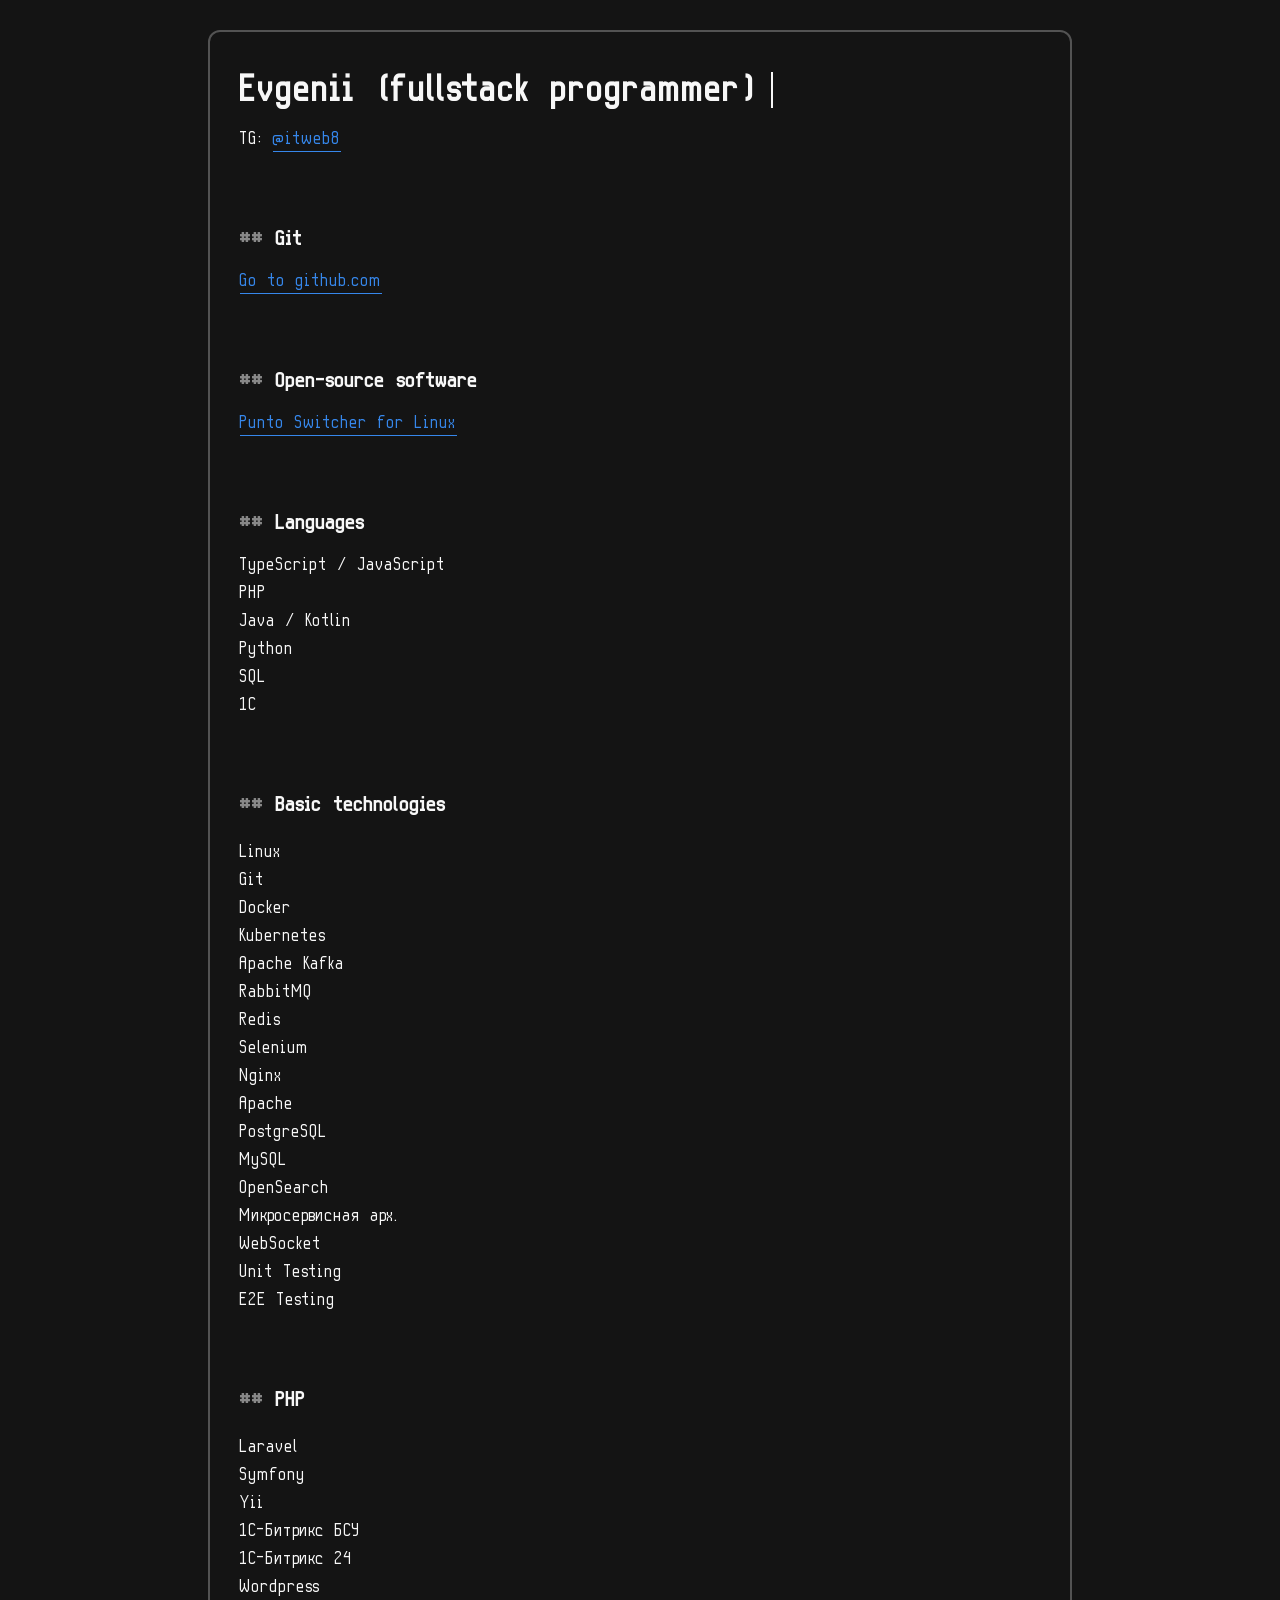
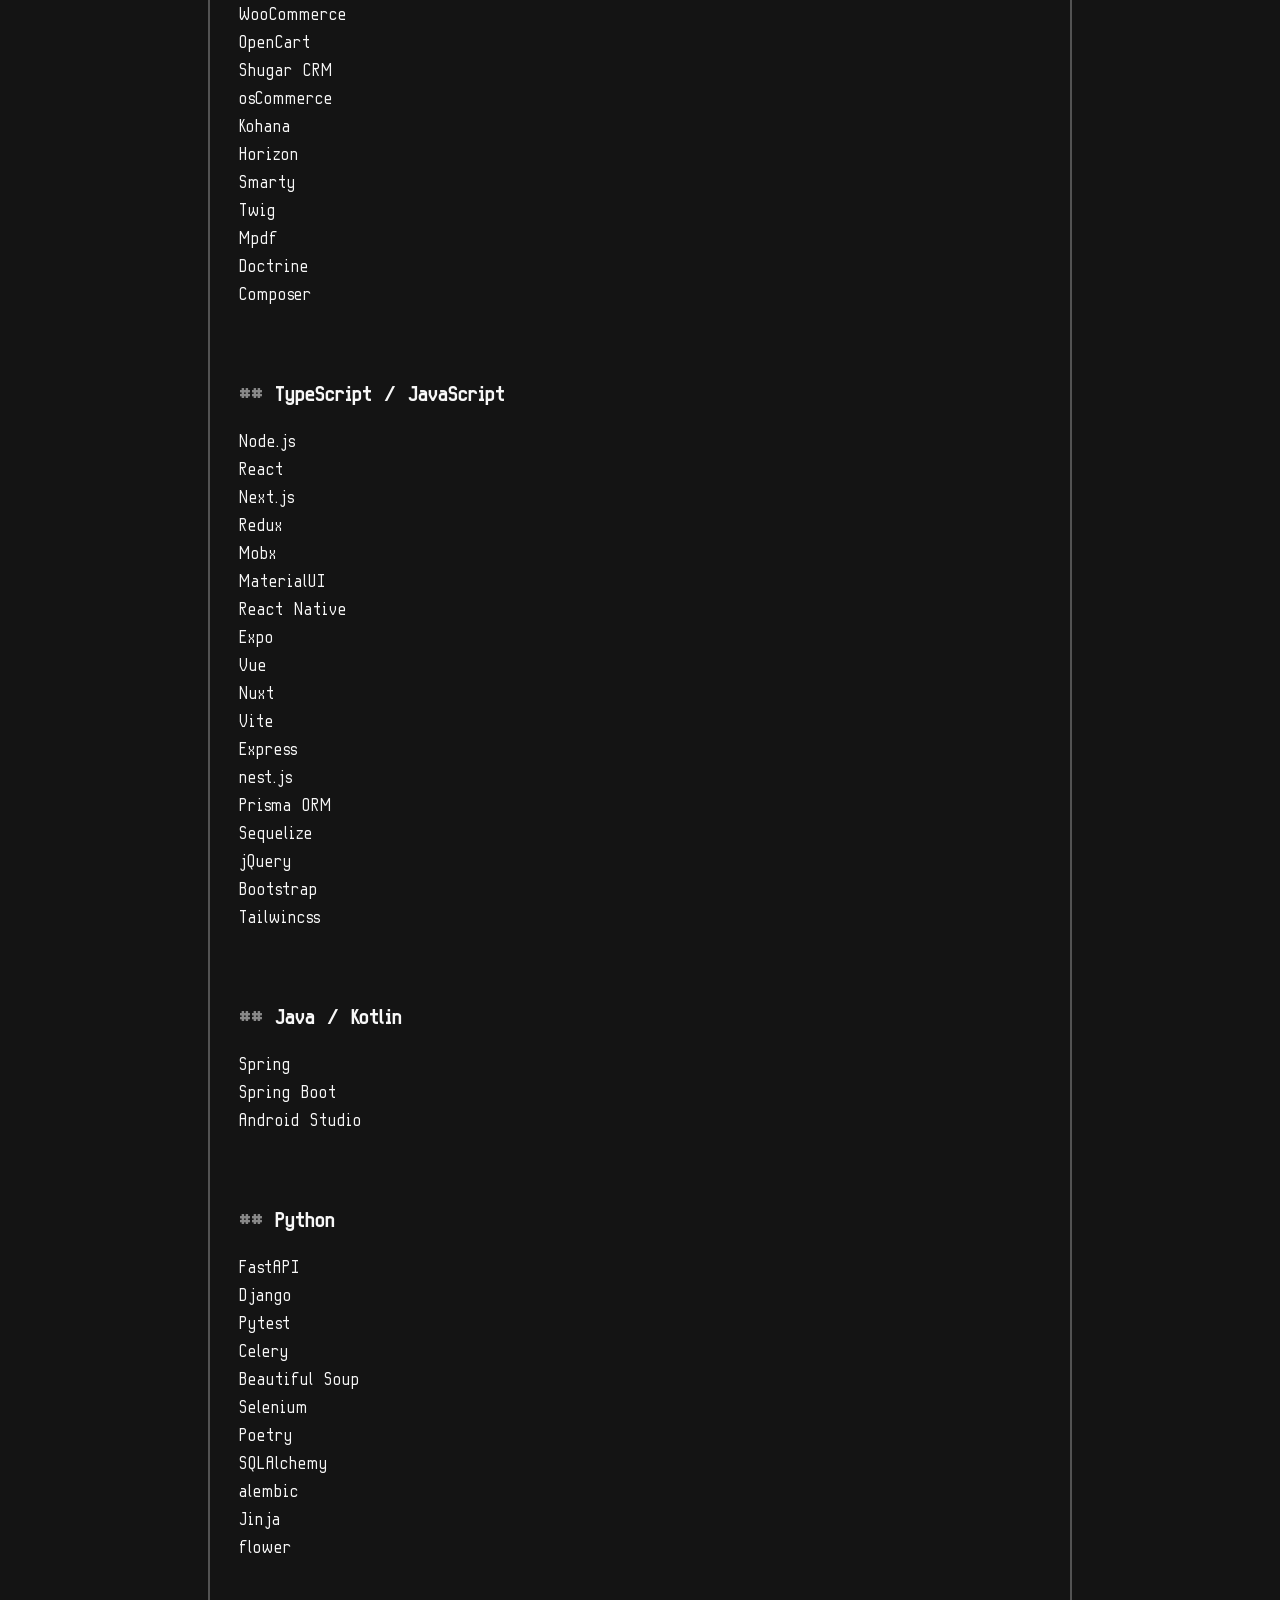
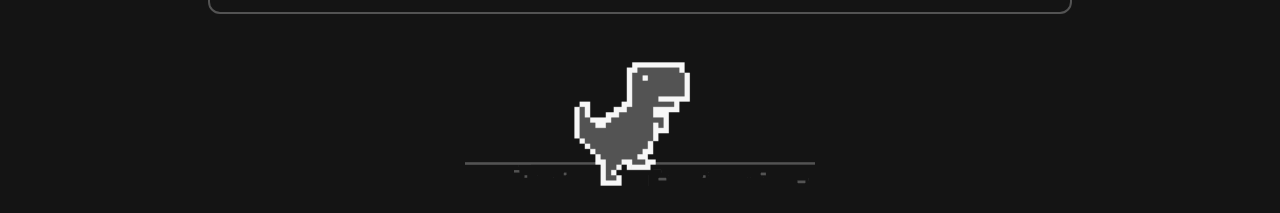
<file: index.html>
<!DOCTYPE html>
<html lang="en">
<head>

    <meta charset="UTF-8">
    <meta name="viewport" content="width=device-width, initial-scale=1">
    <title>Evgenii (fullstack programmer)</title>


    <link
            rel="preload"
            href="/fonts/KpProgrammerNbp.woff"
            as="font"
            type="font/woff"
            crossorigin
    >
    <link
            rel="preload"
            href="/fonts/KpProgrammerNbp.woff2"
            as="font"
            type="font/woff2"
            crossorigin
    >

    <link rel="icon" type="image/png" href="/icon.png">
    <link rel="stylesheet" href="/style.css">

</head>
<body>

<div class="body-box">
    <div class="body-wrap">

        <h1>Evgenii (fullstack programmer)</h1>

        <div class="contacts-box">
            <div>TG: <a href="https://t.me/itweb8" target="_blank">@itweb8</a></div>
        </div>

        <h3><span>##</span> Git</h3>

        <a href="./git.html" target="_blank">Go to github.com</a>

        <br>
        <h3><span>##</span> Open-source software</h3>

        <a href="https://alternativeto.net/software/punto-switcher-for-linux/about/" target="_blank">Punto Switcher for
            Linux</a>

        <br>
        <h3><span>##</span> Languages</h3>
        <div class="js-lng-list__box">
            <div class="js-lng-list__item" data-lng="ts">TypeScript / JavaScript</div>
            <div class="js-lng-list__item" data-lng="php">PHP</div>
            <div class="js-lng-list__item" data-lng="py">Java / Kotlin</div>
            <div class="js-lng-list__item" data-lng="py">Python</div>
            <div class="js-lng-list__item" data-lng="sql">SQL</div>
            <div class="js-lng-list__item" data-lng="1c">1С</div>
        </div>

        <h3><span>##</span> Basic technologies</h3>
        <pre>
Linux
Git
Docker
Kubernetes
Apache Kafka
RabbitMQ
Redis
Selenium
Nginx
Apache
PostgreSQL
MySQL
OpenSearch
Микросервисная арх.
WebSocket
Unit Testing
E2E Testing
</pre>

        <div class="js-lng-skill__box">
            <div class="js-lng-skill__item" data-lng="php">
                <h3><span>##</span> PHP</h3>
                <pre>
Laravel
Symfony
Yii
1С-Битрикс БСУ
1С-Битрикс 24
Wordpress
WooCommerce
OpenCart
Shugar CRM
osCommerce
Kohana
Horizon
Smarty
Twig
Mpdf
Doctrine
Composer
</pre>
            </div>

            <div class="js-lng-skill__item" data-lng="ts">
                <h3><span>##</span> TypeScript / JavaScript</h3>
                <pre>
Node.js
React
Next.js
Redux
Mobx
MaterialUI
React Native
Expo
Vue
Nuxt
Vite
Express
nest.js
Prisma ORM
Sequelize
jQuery
Bootstrap
Tailwincss
</pre>
            </div>

            <div class="js-lng-skill__item" data-lng="py">
                <h3><span>##</span> Java / Kotlin</h3>
                <pre>
Spring
Spring Boot
Android Studio
</pre>
            </div>

            <div class="js-lng-skill__item" data-lng="py">
                <h3><span>##</span> Python</h3>
                <pre>
FastAPI
Django
Pytest
Celery
Beautiful Soup
Selenium
Poetry
SQLAlchemy
alembic
Jinja
flower
</pre>
            </div>

        </div>

    </div>
</div>

<div class="dino-box">
    <div class="dino-img"><img src="./dino.gif" width="350" height="160" alt=""></div>
</div>

<script src="/script.js"></script>

</body>
</html>
</file>
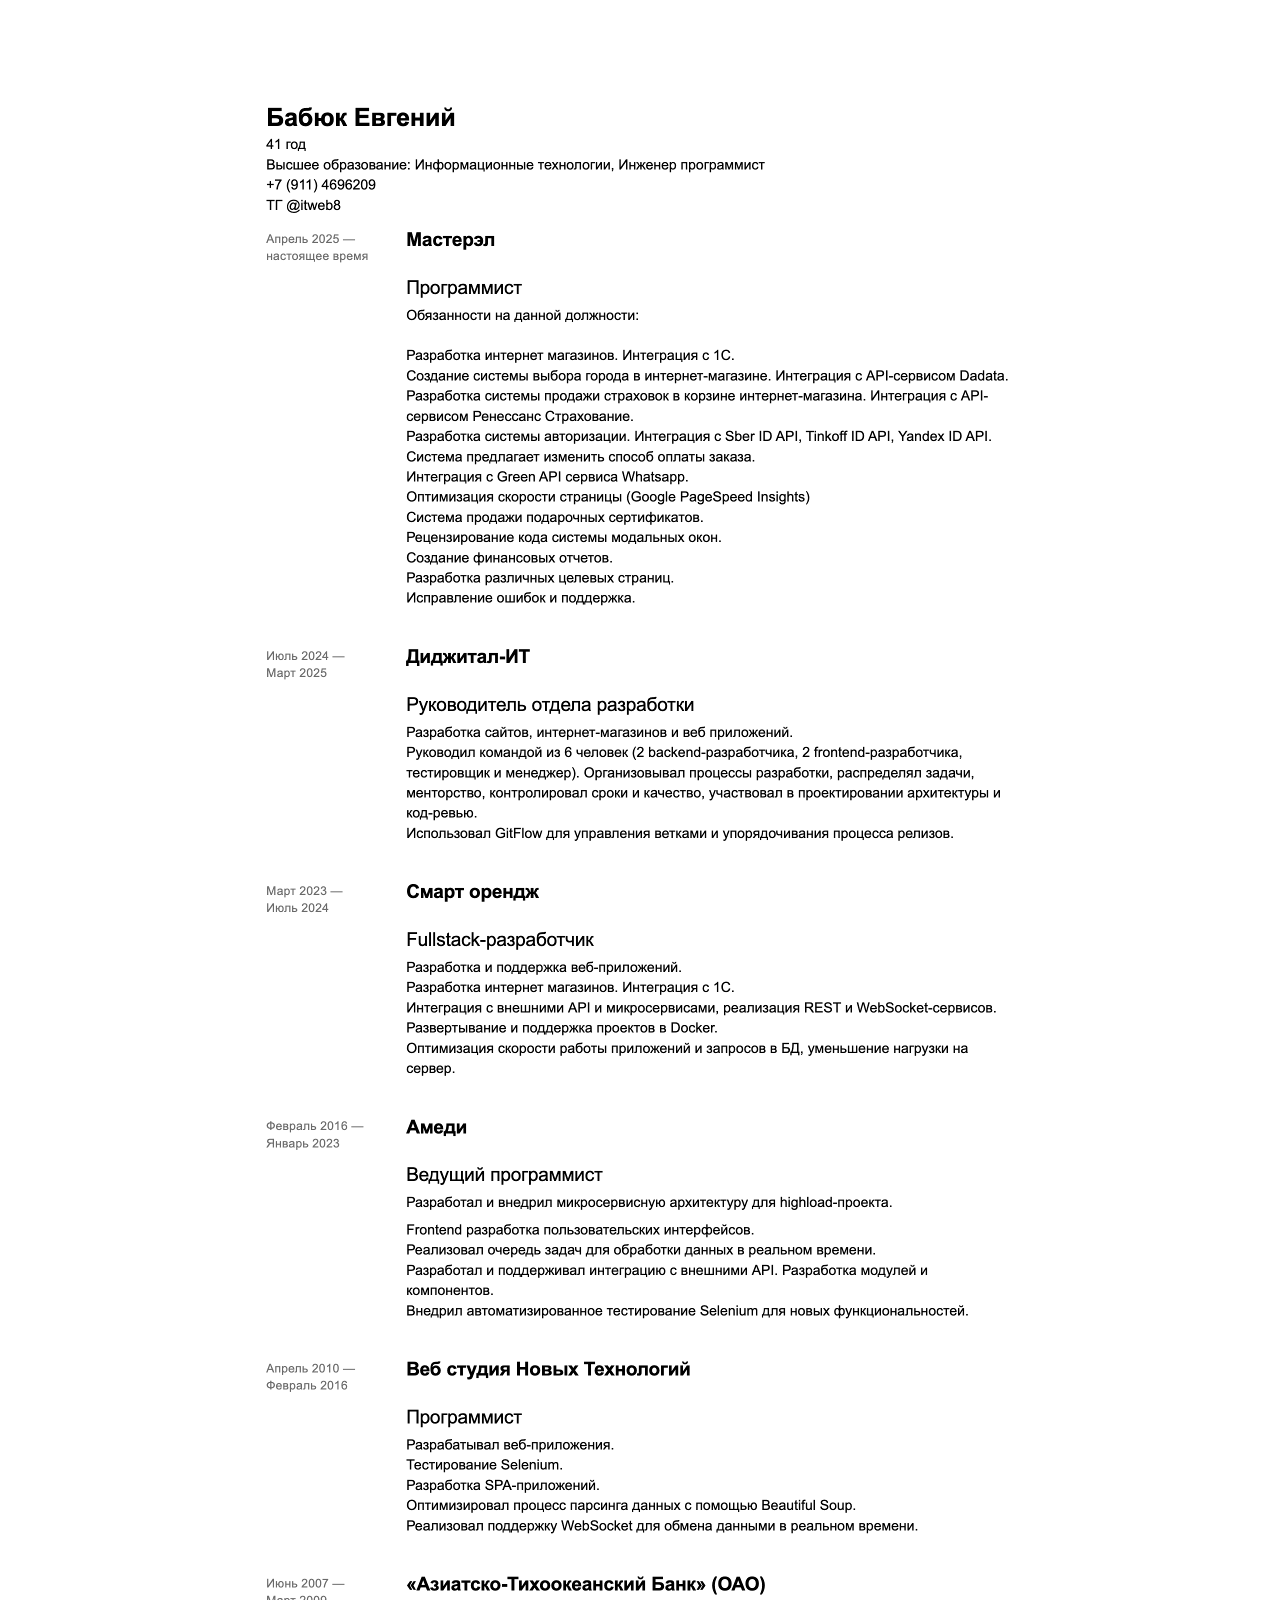
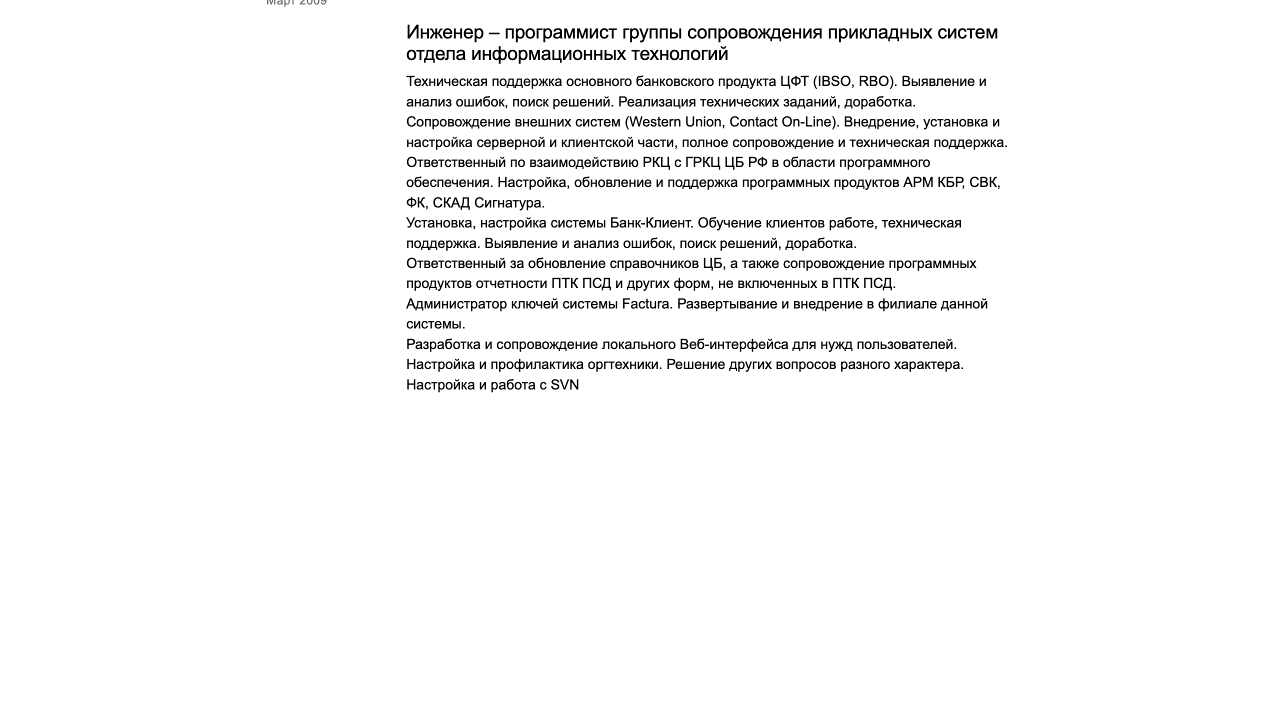
<file: resume.html>
<!DOCTYPE html>
<html lang="ru">
<head>

    <meta name="robots" content="noindex, nofollow">

    <meta charset="UTF-8">
    <meta name="viewport" content="width=device-width, initial-scale=1">
    <title>Резюме</title>

    <style>
        html {
            padding: 0;
            margin: 0;
        }
        body {
            text-align: center;
            padding: 100px 0 0;
            margin: 0;
        }
        div {
            display: inline-block;
            overflow-y: hidden;
            aspect-ratio: 927/1110;
        }
        img {
            position: relative;
            top: -9%;
            width: 100%;
            max-width: 927px;
            height: auto;
        }
    </style>

</head>
<body>

<div><img src="resume_1_20260501.webp" width="927" height="1310" alt="Резюме стр. 1"></div>
<div><img src="resume_2_20260501.webp" width="927" height="1310" alt="Резюме стр. 2"></div>

</body>
</html>
</file>
<file: style.css>
@font-face {
    font-family: "KpProgrammerNbp";
    src: url("/fonts/KpProgrammerNbp.woff2") format("woff2"),
    url("/fonts/KpProgrammerNbp.woff") format("woff");
    font-weight: normal;
    font-style: normal;
    font-display: swap;
}

html,
body {
    margin: 0;
    padding: 0;
}

body {
    background-color: #141414;
    color: #F7F7F7;
    font-size: 20px;
    line-height: 28px;

    font-family: "KpProgrammerNbp", sans-serif;
    font-weight: 400;
    font-style: normal;
}

a,
a:active,
a:visited,
a:hover {
    color: #3687EB;
    border-bottom: 1px solid #3687EB;
    padding-bottom: 3px;
    text-decoration: none;
}

h1 {
    margin-bottom: 15px;
}

@media (width <= 575px) {
    h1 {
        font-size: 35px;
    }
}

h1:after {
    content: '';
    display: inline-block;
    width: 2px;
    height: 36px;
    background-color: #F7F7F7;
    animation: blinking-cursor 1s infinite;
    vertical-align: middle;
    position: relative;
    top: -2px;
    margin-left: 15px;
}

@media (width <= 575px) {
    h1:after {
        width: 1px;
        height: 26px;
        top: -1px;
    }
}

@keyframes blinking-cursor {
    0%, 50% {
        opacity: 1;
    }
    51%, 100% {
        opacity: 0;
    }
}

h3 {
    margin: 71px 0 15px;
}

h3 span {
    color: #888;
}

pre {
    font-size: 20px;
    line-height: 28px;

    font-family: "KpProgrammerNbp", sans-serif;
    font-weight: 400;
    font-style: normal
}

.contacts-box {
    flex-direction: column;
    display: flex;
    gap: 12px;
}

.body-box {
    display: flex;
    justify-content: center;
    padding: 30px;
}

@media (width <= 575px) {
    .body-box {
        display: flex;
        justify-content: center;
        padding: 20px 15px;
    }
}

.body-wrap {
    max-width: 800px;
    width: 100%;
    padding: 15px 30px 30px;
    border: 2px solid #535353;
    border-radius: 12px;
}

@media (width <= 575px) {
    .body-wrap {
        padding: 0 0 15px;
        border: 0;
    }
}

.dino-box {
    display: flex;
    justify-content: center;
}

.dino-img {
    position: relative;
    width: 100%;
    max-width: 350px;
}

.dino-img:after {
    content: '';
    position: absolute;
    background-color: #535353;
    height: 1px;
    width: 66px;
    left: 0;
    bottom: 48px;
    border-top: 1px solid #464646;
    border-bottom: 1px solid #464646;
}

.dino-img img {
    width: 100%;
    height: auto;
    max-width: 350px;
}
</file>
